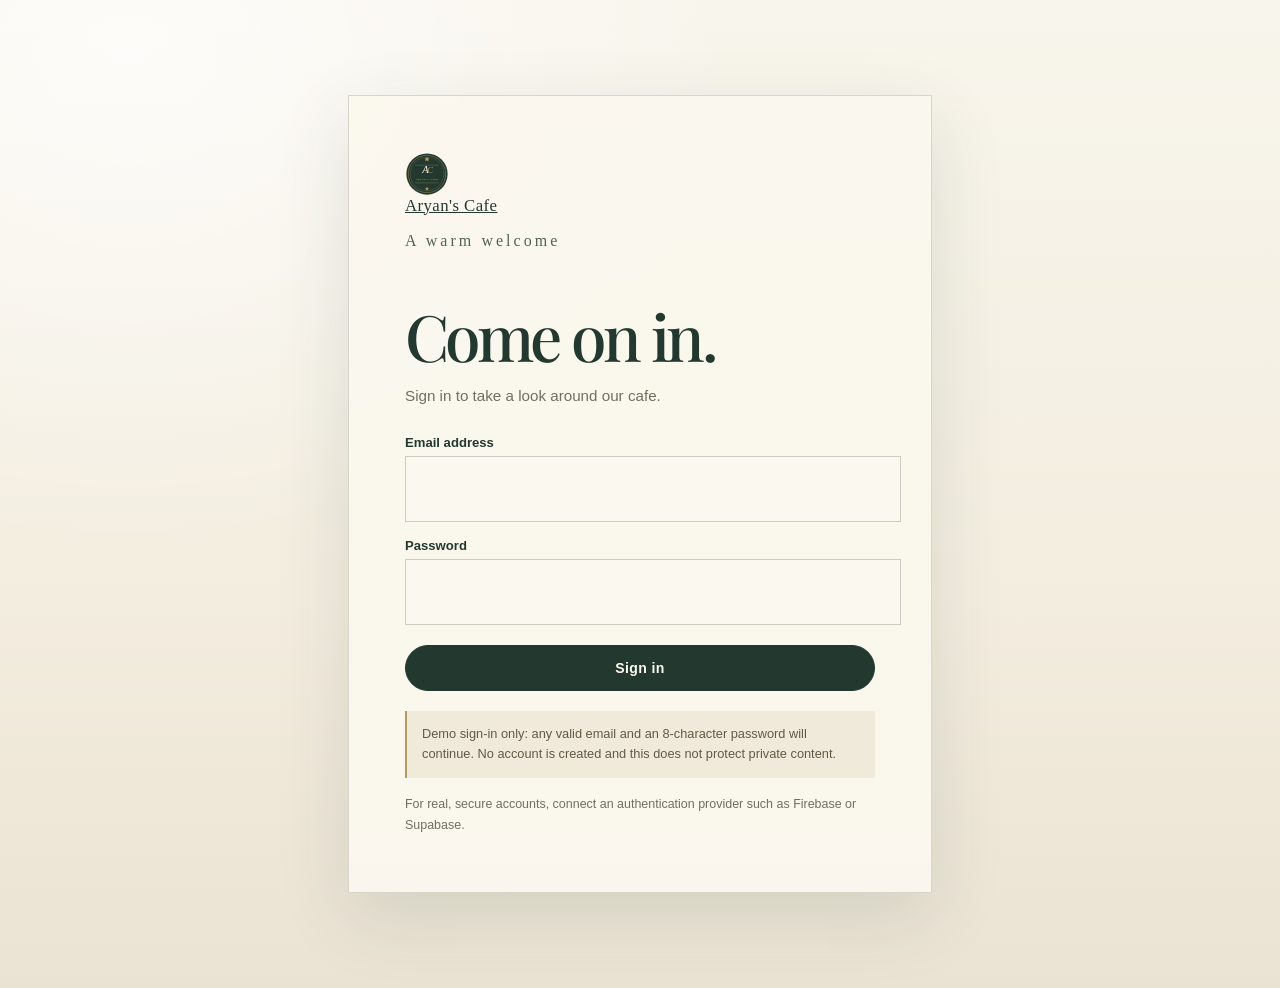
<file: index.html>
<!DOCTYPE html>
<html lang="en">
<head>
  <meta charset="UTF-8" />
  <meta name="viewport" content="width=device-width, initial-scale=1.0" />
  <meta name="theme-color" content="#f3eddf" />
  <meta name="description" content="Aryan's Cafe is a cozy neighborhood spot for good coffee, fresh bakes, and unhurried moments." />
  <title>Aryan's Cafe | A pause worth taking</title>
  <link rel="preconnect" href="https://fonts.googleapis.com" />
  <link rel="preconnect" href="https://fonts.gstatic.com" crossorigin />
  <link href="https://fonts.googleapis.com/css2?family=DM+Sans:wght@400;500;600;700&family=Playfair+Display:ital,wght@0,500;0,600;1,500;1,600&display=swap" rel="stylesheet" />
  <style>
    :root {
      color-scheme: light;
      --cream: #f6f0e5;
      --paper: #fffaf1;
      --ink: #33251d;
      --muted: #76675b;
      --coffee: #70452f;
      --coffee-dark: #4a2d21;
      --caramel: #c9824e;
      --sage: #8d9675;
      --line: rgba(74, 45, 33, 0.14);
      --shadow: 0 24px 70px rgba(74, 45, 33, 0.12);
    }

    * { box-sizing: border-box; }

    html {
      scroll-behavior: smooth;
      scroll-padding-top: 92px;
    }

    body {
      margin: 0;
      background: linear-gradient(180deg, #f8f3e9 0%, var(--cream) 58%, #efe4d2 100%);
      color: var(--ink);
      font-family: "DM Sans", Arial, sans-serif;
      -webkit-font-smoothing: antialiased;
    }

    a { color: inherit; text-decoration: none; }
    a:focus-visible { outline: 3px solid var(--caramel); outline-offset: 4px; }

    .wrap {
      width: min(1120px, calc(100% - 40px));
      margin: 0 auto;
    }

    .topbar {
      position: sticky;
      top: 0;
      z-index: 5;
      border-bottom: 1px solid var(--line);
      background: rgba(246, 240, 229, 0.94);
      backdrop-filter: blur(14px);
    }

    .nav {
      min-height: 76px;
      display: flex;
      align-items: center;
      justify-content: space-between;
      gap: 24px;
    }

    .brand {
      display: inline-flex;
      align-items: center;
      gap: 11px;
      font-size: 1.05rem;
      font-weight: 700;
      letter-spacing: 0.02em;
      white-space: nowrap;
      font-family: "Playfair Display", Georgia, serif;
    }

    .brand-mark {
      width: 38px;
      height: 38px;
      display: grid;
      place-items: center;
      border-radius: 50%;
      background: var(--coffee-dark);
      color: var(--paper);
      font-family: Georgia, serif;
      font-size: 1.15rem;
    }

    .nav-links {
      display: flex;
      align-items: center;
      gap: clamp(16px, 3vw, 34px);
      color: var(--muted);
      font-family: Arial, sans-serif;
      font-size: 0.88rem;
    }

    .nav-links a:hover { color: var(--coffee-dark); }

    .button {
      min-height: 46px;
      display: inline-flex;
      align-items: center;
      justify-content: center;
      padding: 0 21px;
      border: 1px solid var(--coffee-dark);
      border-radius: 999px;
      background: var(--coffee-dark);
      color: var(--paper);
      font-family: Arial, sans-serif;
      font-size: 0.88rem;
      font-weight: 700;
      transition: transform 180ms ease, background 180ms ease;
    }

    .button:hover { transform: translateY(-2px); background: var(--coffee); }
    .button-light { background: transparent; color: var(--coffee-dark); }
    .button-light:hover { color: var(--paper); }

    .hero { padding: clamp(54px, 9vw, 108px) 0 88px; }

    .hero-grid {
      display: grid;
      grid-template-columns: 1.04fr 0.96fr;
      align-items: center;
      gap: clamp(44px, 8vw, 100px);
    }

    .eyebrow {
      display: inline-flex;
      align-items: center;
      gap: 9px;
      margin: 0 0 21px;
      color: var(--coffee);
      font-family: Arial, sans-serif;
      font-size: 0.72rem;
      font-weight: 700;
      letter-spacing: 0.17em;
      text-transform: uppercase;
    }

    .eyebrow::before {
      width: 24px;
      height: 1px;
      background: var(--caramel);
      content: "";
    }

    h1, h2, h3, p { margin-top: 0; }

    h1 {
      max-width: 650px;
      margin-bottom: 22px;
      font-family: "Playfair Display", Georgia, serif;
      font-size: clamp(3.25rem, 6.8vw, 5.85rem);
      font-weight: 500;
      letter-spacing: -0.06em;
      line-height: 1.02;
    }

    h1 em {
      color: var(--coffee);
      font-weight: 500;
    }

    .intro {
      max-width: 510px;
      margin-bottom: 30px;
      color: var(--muted);
      font-family: Arial, sans-serif;
      font-size: 1.02rem;
      line-height: 1.8;
    }

    .hero-actions { display: flex; flex-wrap: wrap; gap: 12px; }

    .hero-note {
      margin: 25px 0 0;
      color: var(--muted);
      font-family: Arial, sans-serif;
      font-size: 0.8rem;
    }

    .hero-art {
      min-height: 535px;
      position: relative;
      overflow: hidden;
      margin: 0;
      border: 8px solid rgba(255, 250, 241, 0.8);
      border-radius: 230px 230px 28px 28px;
      background:
        radial-gradient(circle at 70% 20%, rgba(238, 199, 144, 0.65), transparent 30%),
        linear-gradient(145deg, #d5b08a, #70452f 72%);
      box-shadow: 0 28px 78px rgba(74, 45, 33, 0.2);
      isolation: isolate;
    }

    .hero-art::after {
      position: absolute;
      inset: 0;
      z-index: 1;
      background: linear-gradient(180deg, rgba(42, 27, 20, 0.02) 35%, rgba(42, 27, 20, 0.58) 100%);
      content: "";
    }

    .hero-photo {
      width: 100%;
      height: 100%;
      position: absolute;
      inset: 0;
      z-index: 0;
      object-fit: cover;
      object-position: center;
      transition: transform 700ms ease;
    }

    .hero-art:hover .hero-photo { transform: scale(1.035); }

    .art-label {
      position: absolute;
      left: 28px;
      right: 28px;
      bottom: 28px;
      z-index: 2;
      padding: 18px 20px;
      border: 1px solid rgba(255, 250, 241, 0.35);
      border-radius: 18px;
      background: rgba(48, 31, 23, 0.32);
      color: white;
      font-size: 0.82rem;
      letter-spacing: 0.04em;
      backdrop-filter: blur(8px);
    }

    .art-label strong {
      display: block;
      margin-bottom: 4px;
      font-family: "Playfair Display", Georgia, serif;
      font-size: 1.35rem;
      font-weight: 500;
      letter-spacing: 0;
    }

    .art-label span {
      color: rgba(255, 250, 241, 0.8);
      font-size: 0.73rem;
    }

    .section { padding: 84px 0; }
    .section-paper { background: var(--paper); }

    .section-heading {
      max-width: 700px;
      margin-bottom: 38px;
    }

    .section-heading h2,
    .story-copy h2,
    .visit-copy h2 {
      margin-bottom: 16px;
      font-family: "Playfair Display", Georgia, serif;
      font-size: clamp(2.4rem, 5vw, 4.25rem);
      font-weight: 500;
      letter-spacing: -0.065em;
      line-height: 1.02;
    }

    .section-heading p,
    .story-copy p,
    .visit-copy p {
      color: var(--muted);
      font-family: Arial, sans-serif;
      line-height: 1.8;
    }

    .menu-grid {
      display: grid;
      grid-template-columns: repeat(3, minmax(0, 1fr));
      gap: 18px;
    }

    .menu-card {
      min-height: 250px;
      padding: 25px;
      border: 1px solid var(--line);
      border-radius: 22px;
      background: var(--cream);
      transition: transform 180ms ease, box-shadow 180ms ease;
    }

    .menu-card:hover { transform: translateY(-4px); box-shadow: var(--shadow); }

    .menu-icon {
      width: 48px;
      height: 48px;
      display: grid;
      place-items: center;
      margin-bottom: 28px;
      border-radius: 50%;
      background: #ead9c2;
      color: var(--coffee-dark);
      font-family: Arial, sans-serif;
      font-size: 1.25rem;
    }

    .menu-card h3 { margin-bottom: 9px; font-family: "Playfair Display", Georgia, serif; font-size: 1.5rem; font-weight: 500; }
    .menu-card p { margin: 0; color: var(--muted); font-family: Arial, sans-serif; line-height: 1.7; }

    .favorites {
      display: grid;
      grid-template-columns: 0.8fr 1.2fr;
      gap: clamp(32px, 8vw, 96px);
      align-items: start;
    }

    .favorites-list { border-top: 1px solid var(--line); }

    .favorite {
      display: flex;
      justify-content: space-between;
      gap: 20px;
      padding: 20px 0;
      border-bottom: 1px solid var(--line);
    }

    .favorite h3 { margin-bottom: 6px; font-family: "Playfair Display", Georgia, serif; font-size: 1.25rem; font-weight: 500; }
    .favorite p { margin: 0; color: var(--muted); font-family: Arial, sans-serif; font-size: 0.9rem; line-height: 1.6; }
    .favorite-mark { color: var(--caramel); font-size: 1.2rem; }

    .visit {
      display: grid;
      grid-template-columns: 1fr 1fr;
      align-items: center;
      gap: 50px;
      padding: clamp(28px, 6vw, 64px);
      border-radius: 30px;
      background: var(--coffee-dark);
      color: var(--paper);
    }

    .visit .eyebrow { color: #e8c39c; }
    .visit-copy h2 { max-width: 480px; }
    .visit-copy p { max-width: 490px; color: rgba(255, 250, 241, 0.75); }
    .visit .button { border-color: var(--paper); background: var(--paper); color: var(--coffee-dark); }
    .visit .button:hover { background: #ead9c2; }

    .visit-card {
      padding: 28px;
      border: 1px solid rgba(255, 250, 241, 0.25);
      border-radius: 20px;
      background: rgba(255, 250, 241, 0.07);
    }

    .visit-card strong {
      display: block;
      margin-bottom: 10px;
      font-size: 1.4rem;
      font-weight: 500;
    }

    .visit-card p {
      margin: 0;
      color: rgba(255, 250, 241, 0.75);
      font-family: Arial, sans-serif;
      line-height: 1.75;
    }

    footer { padding: 30px 0; }

    .footer-row {
      display: flex;
      align-items: center;
      justify-content: space-between;
      gap: 20px;
      color: var(--muted);
      font-family: Arial, sans-serif;
      font-size: 0.82rem;
    }

    .footer-row .brand { color: var(--ink); font-family: Georgia, serif; }

    @media (max-width: 800px) {
      .hero-grid { grid-template-columns: 1fr; }
      .hero-art { min-height: 440px; max-width: 540px; width: 100%; margin: 0 auto; }
      .menu-grid { grid-template-columns: 1fr; }
      .menu-card { min-height: 0; }
      .menu-icon { margin-bottom: 18px; }
      .favorites, .visit { grid-template-columns: 1fr; }
    }

    @media (max-width: 560px) {
      .wrap { width: min(100% - 28px, 1120px); }
      .nav { min-height: 68px; flex-wrap: wrap; gap: 8px; padding: 10px 0; }
      .nav-links { order: 3; width: 100%; justify-content: space-between; gap: 10px; font-size: 0.78rem; }
      .nav > .button { min-height: 40px; padding: 0 15px; font-size: 0.8rem; }
      .hero { padding-top: 56px; }
      .hero-art { min-height: 350px; }
      .art-label { left: 16px; right: 16px; bottom: 16px; }
      .section { padding: 64px 0; }
      .visit { padding: 28px 22px; }
      .footer-row { align-items: flex-start; flex-direction: column; }
    }

    @media (prefers-reduced-motion: reduce) {
      *, *::before, *::after {
        scroll-behavior: auto !important;
        transition-duration: 0.01ms !important;
      }
    }
  </style>
  <link rel="stylesheet" href="site.css" />
  <script src="site.js" defer></script>
  <script src="auth.js" defer></script>
</head>
<body>
  <header class="topbar">
    <nav class="wrap nav" aria-label="Main navigation">
      <a class="brand" href="index.html" aria-label="Aryan's Cafe home">
        <img class="brand-logo" src="aryans-cafe-logo.svg" alt="" />
        <span>Aryan's Cafe</span>
      </a>
      <div class="nav-links">
        <a href="story.html">Our story</a>
        <a href="menu.html">Menu</a>
        <a href="favorites.html">Favorites</a>
        <a href="visit.html">Visit</a>
      </div>
      <a class="button" href="index.html#booking">Book a table</a>
    </nav>
  </header>

  <main>
    <section class="hero" id="home">
      <div class="wrap hero-grid">
        <div>
          <p class="eyebrow">Coffee, comfort, and good company</p>
          <h1>Take a pause.<br /><em>Stay for coffee.</em></h1>
          <p class="intro">
            Welcome to Aryan's Cafe: a cozy corner for thoughtfully made coffee,
            fresh-from-the-oven treats, and moments worth slowing down for.
          </p>
          <div class="hero-actions">
            <a class="button" href="#menu">See what's brewing</a>
            <a class="button button-light" href="#about">Get to know us</a>
          </div>
          <p class="hero-note">Made with care. Best enjoyed at your own pace.</p>
        </div>
        <figure class="hero-art">
          <img
            class="hero-photo"
            src="https://images.unsplash.com/photo-1495474472287-4d71bcdd2085?auto=format&amp;fit=crop&amp;w=1200&amp;q=85"
            alt="A freshly prepared cup of coffee on a cafe table"
          />
          <figcaption class="art-label">
            <strong>Made for slow mornings</strong>
            <span>Good coffee, warm moments, always.</span>
          </figcaption>
        </figure>
      </div>
    </section>

    <section class="section section-paper" id="about">
      <div class="wrap favorites">
        <div class="story-copy">
          <p class="eyebrow">A warm welcome</p>
          <h2>Good coffee. No rush.</h2>
        </div>
        <div class="story-copy">
          <p>
            Aryan's Cafe is all about the simple things done thoughtfully:
            a comforting cup, something delicious to share, and a friendly
            place to take a breath in the middle of a busy day.
          </p>
          <p>
            Come in for your morning pick-me-up, meet a friend, or stay a little
            longer with one more cup. There's always room for a good moment.
          </p>
        </div>
      </div>
    </section>

    <section class="section" id="menu">
      <div class="wrap">
        <div class="section-heading">
          <p class="eyebrow">From our counter</p>
          <h2>A little something for every craving.</h2>
          <p>
            From your first sip to the last crumb, find a favorite and make
            yourself at home.
          </p>
        </div>
        <div class="menu-grid">
          <article class="menu-card">
            <span class="menu-icon" aria-hidden="true">01</span>
            <h3>Coffee &amp; espresso</h3>
            <p>Comforting classics, rich espresso, and smooth cups made just the way you like them.</p>
          </article>
          <article class="menu-card">
            <span class="menu-icon" aria-hidden="true">02</span>
            <h3>Fresh bakes</h3>
            <p>Flaky pastries, sweet treats, and something lovely to pair with your coffee.</p>
          </article>
          <article class="menu-card">
            <span class="menu-icon" aria-hidden="true">03</span>
            <h3>Light bites</h3>
            <p>Easygoing bites for a quick break, a slow lunch, or sharing across the table.</p>
          </article>
        </div>
      </div>
    </section>

    <section class="section section-paper" id="favorites">
      <div class="wrap favorites">
        <div class="section-heading">
          <p class="eyebrow">A few favorites</p>
          <h2>Little rituals, made delicious.</h2>
          <p>Ask us what is fresh today and we'll help you find your new go-to.</p>
        </div>
        <div class="favorites-list">
          <article class="favorite">
            <div>
              <h3>The cozy latte</h3>
              <p>Espresso and silky steamed milk, finished with a little love.</p>
            </div>
            <span class="favorite-mark" aria-hidden="true">✦</span>
          </article>
          <article class="favorite">
            <div>
              <h3>Something freshly baked</h3>
              <p>A warm, buttery treat that makes any coffee break better.</p>
            </div>
            <span class="favorite-mark" aria-hidden="true">✦</span>
          </article>
          <article class="favorite">
            <div>
              <h3>Your kind of cup</h3>
              <p>Tell us what you love and we'll make your next sip a good one.</p>
            </div>
            <span class="favorite-mark" aria-hidden="true">✦</span>
          </article>
        </div>
      </div>
    </section>

    <section class="photo-strip">
      <div class="wrap">
        <div class="section-heading">
          <p class="eyebrow">A place to linger</p>
          <h2>Little moments, beautifully made.</h2>
        </div>
        <div class="photo-grid">
          <figure class="photo-card">
            <img src="https://images.unsplash.com/photo-1554118811-1e0d58224f24?auto=format&amp;fit=crop&amp;w=900&amp;q=85" alt="Warm, sunlit cafe interior with inviting tables" loading="lazy" />
            <figcaption>A welcoming corner</figcaption>
          </figure>
          <figure class="photo-card">
            <img src="https://images.unsplash.com/photo-1509440159596-0249088772ff?auto=format&amp;fit=crop&amp;w=900&amp;q=85" alt="Freshly baked bread and pastries" loading="lazy" />
            <figcaption>Fresh from the oven</figcaption>
          </figure>
          <figure class="photo-card">
            <img src="https://images.unsplash.com/photo-1495474472287-4d71bcdd2085?auto=format&amp;fit=crop&amp;w=900&amp;q=85" alt="A carefully prepared cup of coffee" loading="lazy" />
            <figcaption>Your next favourite cup</figcaption>
          </figure>
        </div>
      </div>
    </section>

    <section class="section" id="visit">
      <div class="wrap visit">
        <div class="visit-copy">
          <p class="eyebrow">Come on in</p>
          <h2>Your seat and your next cup are waiting.</h2>
          <p>
            Stop by for a little treat, a catch-up with friends, or a quiet
            moment to yourself. We'd love to see you.
          </p>
          <a class="button" href="#home">Back to the top</a>
        </div>
        <aside class="visit-card">
          <strong>Make yourself at home.</strong>
          <p>
            Have a question about today's selection? Just ask our team when
            you visit. We can't wait to welcome you to Aryan's Cafe.
          </p>
        </aside>
      </div>
    </section>

    <section class="guest-experience" id="booking">
      <div class="wrap experience-grid">
        <div class="experience-copy">
          <p class="eyebrow">A little note from you</p>
          <h2>Good evenings begin around the table.</h2>
          <p>Planning a coffee date or a slow afternoon? Send us a table request and we'll get back to you to confirm.</p>
          <div class="rating-box">
            <h3>Rate your visit</h3>
            <p>Your feedback helps us make every visit a little warmer.</p>
            <fieldset class="rating-control" data-rating-form>
              <legend>Choose a star rating</legend>
              <input id="rating-5" type="radio" name="rating" value="5" />
              <label for="rating-5" aria-label="5 stars">★</label>
              <input id="rating-4" type="radio" name="rating" value="4" />
              <label for="rating-4" aria-label="4 stars">★</label>
              <input id="rating-3" type="radio" name="rating" value="3" />
              <label for="rating-3" aria-label="3 stars">★</label>
              <input id="rating-2" type="radio" name="rating" value="2" />
              <label for="rating-2" aria-label="2 stars">★</label>
              <input id="rating-1" type="radio" name="rating" value="1" />
              <label for="rating-1" aria-label="1 star">★</label>
            </fieldset>
            <p class="rating-status" data-rating-status aria-live="polite"></p>
          </div>
        </div>
        <div class="booking-box">
          <h3>Book your table</h3>
          <p>Share a few details and your email app will open with a ready-to-send request.</p>
          <form class="booking-form" data-booking-form>
            <label class="form-field form-field-wide">Your name
              <input name="name" autocomplete="name" required />
            </label>
            <label class="form-field">Email address
              <input type="email" name="email" autocomplete="email" required />
            </label>
            <label class="form-field">Phone (optional)
              <input type="tel" name="phone" autocomplete="tel" />
            </label>
            <label class="form-field">Date
              <input type="date" name="date" required />
            </label>
            <label class="form-field">Time
              <input type="time" name="time" required />
            </label>
            <label class="form-field">Guests
              <select name="guests" required>
                <option value="1">1 guest</option>
                <option value="2" selected>2 guests</option>
                <option value="3">3 guests</option>
                <option value="4">4 guests</option>
                <option value="5">5 guests</option>
                <option value="6">6 guests</option>
                <option value="7">7 guests</option>
                <option value="8">8 guests</option>
              </select>
            </label>
            <label class="form-field">Notes (optional)
              <input name="notes" />
            </label>
            <button class="button form-field-wide" type="submit">Request a table</button>
          </form>
          <p class="booking-note">Your table isn't confirmed until our team replies to your request.</p>
          <p class="booking-status" data-booking-status aria-live="polite"></p>
        </div>
      </div>
    </section>
  </main>

  <footer>
    <div class="wrap footer-row">
      <a class="brand" href="index.html">
        <img class="brand-logo" src="aryans-cafe-logo.svg" alt="" />
        <span>Aryan's Cafe</span>
      </a>
      <span>Good coffee, warm moments, always.</span>
    </div>
  </footer>
</body>
</html>
</file>
<file: site.css>
:root {
  color-scheme: light;
  --cream: #f3eddf;
  --paper: #fbf8ef;
  --ink: #26352c;
  --muted: #716f60;
  --coffee: #526451;
  --coffee-dark: #23392f;
  --caramel: #b49a61;
  --sage: #8d9675;
  --line: rgba(57, 65, 50, 0.18);
  --shadow: 0 24px 70px rgba(35, 57, 47, 0.12);
}

html { scroll-behavior: smooth; scroll-padding-top: 100px; }
body {
  background:
    radial-gradient(ellipse at 10% 5%, rgba(255,255,255,.7), transparent 38%),
    linear-gradient(180deg, #f8f5ec 0%, var(--cream) 60%, #eae3d3 100%);
  color: var(--ink);
}
a { color: inherit; }
a:focus-visible, button:focus-visible, input:focus-visible, select:focus-visible, textarea:focus-visible {
  outline: 3px solid var(--caramel);
  outline-offset: 3px;
}
.topbar {
  border-bottom-color: var(--line);
  background: rgba(248, 245, 236, .94);
}
.nav { gap: clamp(14px, 2vw, 26px); }
.brand {
  gap: 10px;
  color: var(--coffee-dark);
  font-size: 1.05rem;
  letter-spacing: .025em;
}
.brand-logo {
  width: 44px;
  height: 44px;
  flex: 0 0 auto;
  display: block;
}
.nav-links { gap: clamp(12px, 2.2vw, 28px); color: #65695c; }
.nav-links a {
  position: relative;
  padding: 8px 0;
  transition: color 180ms ease;
}
.nav-links a:hover, .nav-links a[aria-current="page"] { color: var(--coffee-dark); }
.nav-links a[aria-current="page"]::after {
  position: absolute;
  right: 0;
  bottom: 1px;
  left: 0;
  height: 1px;
  background: var(--caramel);
  content: "";
}
.button {
  min-height: 46px;
  display: inline-flex;
  align-items: center;
  justify-content: center;
  padding: 0 21px;
  border: 1px solid var(--coffee-dark);
  border-radius: 999px;
  font: 700 .88rem Arial, sans-serif;
  transition: transform 180ms ease, background 180ms ease;
  border-color: var(--coffee-dark);
  background: var(--coffee-dark);
  color: var(--paper);
  letter-spacing: .025em;
}
.button:hover { background: var(--coffee); }
.button-light { background: transparent; color: var(--coffee-dark); }
.button-light:hover { color: var(--paper); }
.eyebrow { color: var(--coffee); letter-spacing: .19em; }
h1, h2, h3 { color: var(--coffee-dark); }
.hero { padding-top: clamp(62px, 9vw, 108px); }
.hero-grid { gap: clamp(38px, 7vw, 88px); }
.hero h1 { font-size: clamp(3.2rem, 6.8vw, 5.7rem); }
.intro, .hero-note { color: var(--muted); }
.hero-art {
  border: 7px solid var(--paper);
  border-radius: 230px 230px 24px 24px;
  box-shadow: var(--shadow);
}
.art-label {
  border-color: rgba(246, 241, 226, .42);
  background: rgba(26, 43, 35, .55);
}
.section-paper { background: rgba(251, 248, 239, .82); }
.section-heading h2, .story-copy h2, .visit-copy h2 { color: var(--coffee-dark); }
.menu-card {
  border-color: var(--line);
  background: rgba(251, 248, 239, .8);
}
.menu-icon { background: #e8dfcb; color: var(--coffee-dark); }
.menu-card h3, .favorite h3 { color: var(--coffee-dark); }
.favorite-mark { color: var(--caramel); }
.visit { background: var(--coffee-dark); }
.visit .eyebrow { color: #d7c18d; }
.visit .button { border-color: var(--paper); background: var(--paper); color: var(--coffee-dark); }
.visit-card { border-color: rgba(251, 248, 239, .3); }
.footer-row { color: var(--muted); }
.footer-row .brand { color: var(--coffee-dark); }

.photo-strip { padding: 28px 0 76px; }
.photo-grid { display: grid; grid-template-columns: repeat(3, minmax(0, 1fr)); gap: 18px; }
.photo-card {
  position: relative;
  min-height: 270px;
  overflow: hidden;
  margin: 0;
  border: 5px solid var(--paper);
  border-radius: 5px;
  background: #d6cbb7;
  box-shadow: 0 14px 36px rgba(35, 57, 47, .1);
}
.photo-card img { width: 100%; height: 100%; position: absolute; inset: 0; object-fit: cover; transition: transform 450ms ease; }
.photo-card:hover img { transform: scale(1.035); }
.photo-card figcaption {
  position: absolute;
  right: 0;
  bottom: 0;
  left: 0;
  padding: 34px 18px 16px;
  background: linear-gradient(transparent, rgba(28, 42, 34, .78));
  color: #fffaf0;
  font: 500 1.15rem "Playfair Display", Georgia, serif;
}

.guest-experience { padding: 76px 0; background: var(--paper); }
.experience-grid { display: grid; grid-template-columns: .8fr 1.2fr; gap: clamp(36px, 8vw, 96px); align-items: start; }
.experience-copy h2 { margin-bottom: 12px; font: 500 clamp(2.2rem, 4vw, 3.5rem)/1.08 "Playfair Display", Georgia, serif; letter-spacing: -.04em; }
.experience-copy p, .booking-note { color: var(--muted); font: .95rem/1.75 Arial, sans-serif; }
.rating-box, .booking-box {
  padding: clamp(24px, 4vw, 38px);
  border: 1px solid var(--line);
  background: #f7f3e8;
}
.rating-box { margin-bottom: 18px; }
.rating-box h3, .booking-box h3 { margin-bottom: 8px; font: 500 1.55rem "Playfair Display", Georgia, serif; }
.rating-box p, .booking-box > p { margin-bottom: 16px; color: var(--muted); font: .9rem/1.65 Arial, sans-serif; }
.rating-control { display: flex; flex-direction: row-reverse; justify-content: flex-end; gap: 5px; margin: 0; padding: 0; border: 0; }
.rating-control legend { margin-bottom: 8px; color: var(--coffee-dark); font: 600 .85rem Arial, sans-serif; }
.rating-control input { position: absolute; width: 1px; height: 1px; overflow: hidden; clip: rect(0,0,0,0); white-space: nowrap; clip-path: inset(50%); }
.rating-control label { color: #b8b2a1; cursor: pointer; font-size: 2rem; line-height: 1; transition: color 120ms ease, transform 120ms ease; }
.rating-control label:hover, .rating-control label:hover ~ label,
.rating-control input:checked ~ label { color: var(--caramel); }
.rating-control label:hover { transform: translateY(-2px); }
.rating-control input:focus-visible + label { outline: 2px solid var(--caramel); outline-offset: 3px; }
.rating-status, .booking-status { min-height: 1.4em; margin: 12px 0 0 !important; color: var(--coffee-dark) !important; font-size: .85rem !important; }
.booking-form { display: grid; grid-template-columns: 1fr 1fr; gap: 14px; }
.form-field { display: grid; gap: 6px; color: var(--coffee-dark); font: 600 .82rem Arial, sans-serif; }
.form-field-wide { grid-column: 1 / -1; }
.form-field input, .form-field select, .form-field textarea {
  width: 100%;
  min-height: 44px;
  padding: 10px 12px;
  border: 1px solid rgba(57, 65, 50, .24);
  border-radius: 0;
  background: var(--paper);
  color: var(--ink);
  font: 400 .92rem Arial, sans-serif;
}
.form-field textarea { min-height: 78px; resize: vertical; }
.booking-form .button { min-height: 46px; cursor: pointer; }
.booking-note { margin: 12px 0 0; font-size: .78rem; }

.subpage-main {
  min-height: calc(100vh - 160px);
  padding: clamp(54px, 8vw, 100px) 0;
}
.page-lead {
  display: grid;
  grid-template-columns: 1.02fr .98fr;
  align-items: center;
  gap: clamp(34px, 7vw, 82px);
  margin-bottom: 44px;
}
.page-lead .eyebrow { margin-bottom: 16px; }
.page-lead h1 { margin-bottom: 18px; font-size: clamp(2.8rem, 6.2vw, 4.8rem); }
.page-lead p:not(.eyebrow) { max-width: 600px; color: var(--muted); font: 1rem/1.8 Arial, sans-serif; }
.page-photo {
  width: 100%;
  min-height: 330px;
  max-height: 460px;
  display: block;
  border: 6px solid var(--paper);
  object-fit: cover;
  box-shadow: var(--shadow);
}
.content {
  max-width: none;
  border-color: var(--line);
  border-radius: 0;
  background: var(--paper);
  box-shadow: 0 16px 40px rgba(35, 57, 47, .06);
}
.content p { color: var(--muted); }
.page-cta { margin-top: 26px; }
.menu-card { overflow: hidden; border-radius: 2px; padding: 0 0 24px; }
.menu-card .menu-icon { margin: 22px 24px 18px; }
.menu-card h2, .menu-card p { margin-right: 24px; margin-left: 24px; }
.menu-photo { width: 100%; height: 190px; display: block; object-fit: cover; }
.menu-card h2 { color: var(--coffee-dark); }
.coffee-grid { margin-bottom: 48px; }
.coffee-card { min-height: 0; }
.coffee-card .menu-photo { height: 220px; }
.coffee-card .menu-icon { width: auto; height: auto; display: block; margin: 20px 24px 8px; border-radius: 0; background: transparent; color: var(--caramel); font: 700 .7rem Arial, sans-serif; letter-spacing: .14em; }
.coffee-card h2 { margin-bottom: 8px; }
.coffee-card p { min-height: 3.4em; }
.other-menu-title { margin: 54px 0 22px; font: 500 clamp(2rem,4vw,3rem) "Playfair Display", Georgia, serif; }
.visit-page {
  overflow: hidden;
  border: 1px solid var(--line);
  border-radius: 0;
  background: var(--coffee-dark);
}
.visit-page-photo { min-height: 300px; width: 100%; height: 100%; object-fit: cover; }
.visit-page .eyebrow { color: #d7c18d; }
.visit-page h1 { color: var(--paper); }
.visit-page .visit-copy p { color: rgba(251, 248, 239, .8); }
.visit-page .visit-card { border-radius: 0; }
.visit-page .visit-card strong { color: var(--paper); }
.auth-logout {
  padding: 8px 0;
  border: 0;
  background: transparent;
  color: var(--muted);
  cursor: pointer;
  font: 600 .82rem Arial, sans-serif;
}
.auth-logout:hover { color: var(--coffee-dark); }
.login-shell {
  min-height: 100vh;
  display: grid;
  place-items: center;
  padding: 36px 18px;
}
.login-card {
  width: min(100%, 470px);
  padding: clamp(30px, 7vw, 56px);
  border: 1px solid var(--line);
  background: rgba(251, 248, 239, .94);
  box-shadow: var(--shadow);
}
.login-brand { margin-bottom: 38px; }
.login-card h1 {
  margin-bottom: 10px;
  font: 500 clamp(2.8rem, 8vw, 4rem)/1.02 "Playfair Display", Georgia, serif;
  letter-spacing: -.055em;
}
.login-intro, .login-footnote { color: var(--muted); font: .95rem/1.7 Arial, sans-serif; }
.login-form { display: grid; gap: 16px; margin: 26px 0 20px; }
.login-form .button { width: 100%; margin-top: 4px; cursor: pointer; }
.auth-demo-note {
  padding: 13px 15px;
  border-left: 2px solid var(--caramel);
  background: #f0eadb;
  color: #625a46;
  font: .8rem/1.6 Arial, sans-serif;
}
.login-footnote { margin: 16px 0 0; font-size: .78rem; }

@media (max-width: 760px) {
  .nav { flex-wrap: wrap; padding: 10px 0; }
  .nav-links { order: 3; width: 100%; justify-content: space-between; }
  .nav > .button { margin-left: auto; }
}
@media (max-width: 800px) {
  .photo-grid { grid-template-columns: 1fr 1fr; }
  .photo-card:last-child { display: none; }
  .experience-grid, .page-lead { grid-template-columns: 1fr; }
  .page-photo { min-height: 280px; max-height: 360px; }
  .visit-page-photo { height: 300px; }
}
@media (max-width: 560px) {
  .wrap { width: min(100% - 28px, 1120px); }
  .nav { gap: 8px; }
  .brand { font-size: .98rem; }
  .brand-logo { width: 38px; height: 38px; }
  .nav-links { gap: 8px; font-size: .76rem; }
  .nav > .button { min-height: 40px; padding: 0 13px; font-size: .75rem; }
  .auth-logout { font-size: .75rem; }
  .photo-grid { grid-template-columns: 1fr; }
  .photo-card, .photo-card:last-child { min-height: 250px; display: block; }
  .experience-grid { gap: 26px; }
  .booking-form { grid-template-columns: 1fr; }
  .form-field-wide { grid-column: auto; }
}
@media (prefers-reduced-motion: reduce) {
  *, *::before, *::after { scroll-behavior: auto !important; transition-duration: .01ms !important; }
}
</file>
